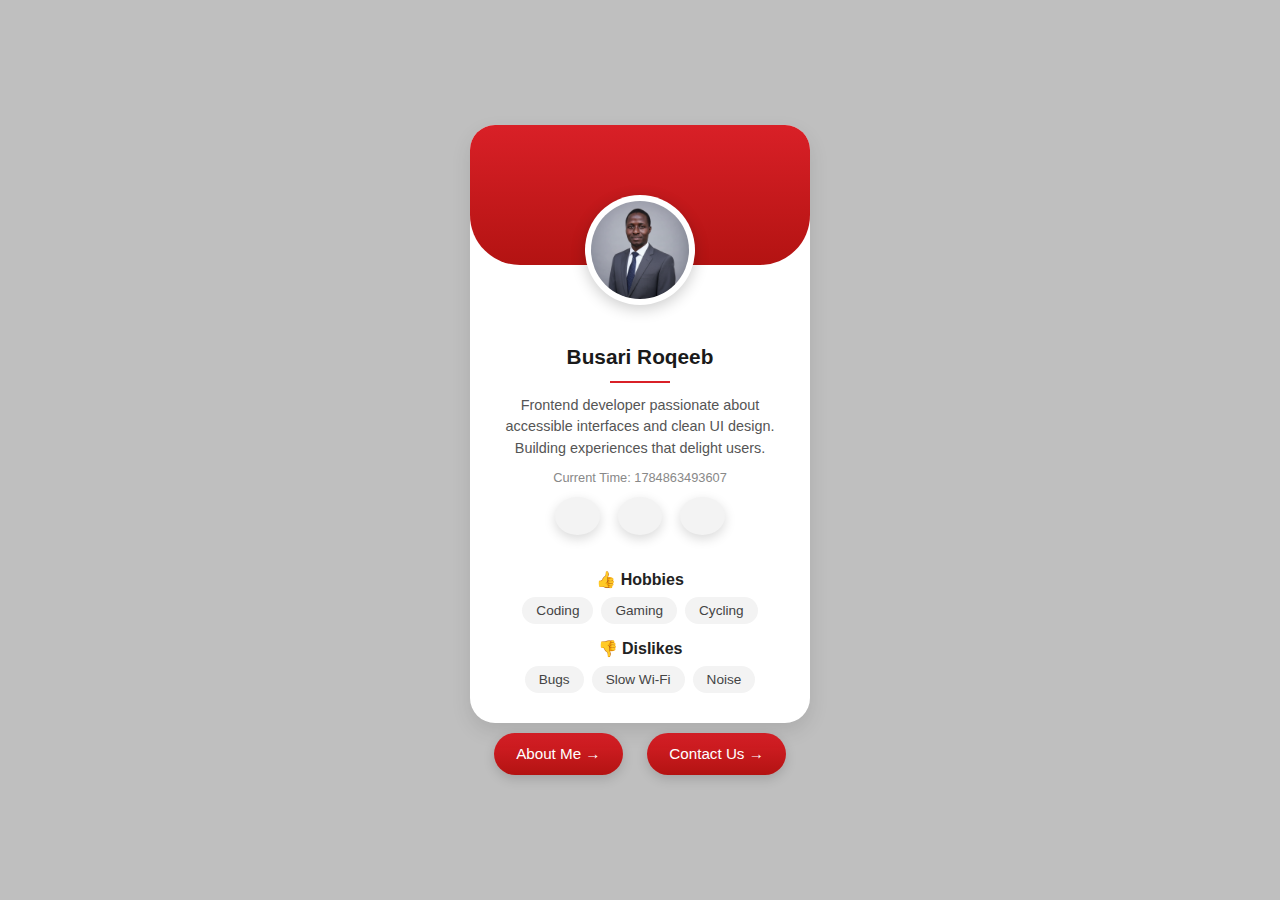
<file: index.html>
<!DOCTYPE html>
<html lang="en">
  <head>
    <meta charset="UTF-8" />
    <meta name="viewport" content="width=device-width, initial-scale=1.0" />
    <title>Profile Card</title>
    <style>
* {
  margin: 0;
  padding: 0;
  box-sizing: border-box;
  font-family: "Poppins", sans-serif;
}

body {
  display: flex;
  align-items: center;
  justify-content: center;
  height: 100vh;
  background-color: #bfbfbf;
  flex-direction: column;
  gap: 10px;
}

article[data-testid="test-profile-card"] {
  background: #fff;
  width: 340px;
  border-radius: 25px;
  overflow: hidden;
  box-shadow: 0 8px 20px rgba(0, 0, 0, 0.1);
  text-align: center;
  position: relative;
}

article::before {
  content: "";
  display: block;
  width: 100%;
  height: 140px;
  background: linear-gradient(180deg, #d92027, #b31312);
  border-bottom-left-radius: 50px;
  border-bottom-right-radius: 50px;
}

.avatar-figure {
  position: absolute;
  top: 70px;
  left: 50%;
  transform: translateX(-50%);
  width: 110px;
  height: 110px;
  border-radius: 50%;
  background: #fff;
  padding: 6px;
  box-shadow: 0 4px 15px rgba(0, 0, 0, 0.2);
}

.avatar-figure img {
  width: 100%;
  height: 100%;
  object-fit: cover;
  border-radius: 50%;
}

.avatar-figure figcaption {
  display: none;
}

.content {
  padding: 80px 20px 30px;
}

h2 {
  font-size: 1.3rem;
  color: #1a1a1a;
  font-weight: 600;
  margin-bottom: 4px;
}

p[data-testid="test-user-bio"] {
  color: #555;
  font-size: 0.9rem;
  margin-bottom: 10px;
  line-height: 1.5;
}

h2 + p::before {
  content: "";
  display: block;
  width: 60px;
  height: 2px;
  background-color: #d92027;
  margin: 12px auto;
}

.meta-row {
  margin-bottom: 12px;
  font-size: 0.8rem;
  color: #888;
}

nav ul {
  list-style: none;
  display: flex;
  justify-content: center;
  gap: 18px;
  margin-bottom: 20px;
}

nav ul li a {
  display: flex;
  align-items: center;
  justify-content: center;
  width: 38px;
  height: 38px;
  border-radius: 50%;
  background: #f3f3f3;
  transition: all 0.3s ease;
}

nav ul li a svg {
  width: 20px;
  height: 20px;
  fill: #d92027;
  transition: fill 0.3s ease;
}

nav ul li a:hover {
  background: #d92027;
  transform: translateY(-2px);
  box-shadow: 0 3px 6px rgba(0, 0, 0, 0.15);
}

nav ul li a:hover svg {
  fill: #fff;
}

.list-section {
  margin-top: 15px;
}

.list-section h3 {
  font-size: 1rem;
  color: #222;
  margin-bottom: 8px;
  font-weight: 600;
}

.pill-list {
  list-style: none;
  display: flex;
  flex-wrap: wrap;
  justify-content: center;
  gap: 8px;
}

.pill-list li {
  background: #f3f3f3;
  padding: 6px 14px;
  border-radius: 50px;
  font-size: 0.85rem;
  color: #444;
  transition: background 0.3s ease;
}

.pill-list li:hover {
  background: #d92027;
  color: #fff;
}
nav {
  display: flex;
  justify-content: center;
  align-items: center;
  gap: 1.5rem;
}

nav a {
  display: inline-block;
  text-decoration: none;
  background: linear-gradient(180deg, #d92027, #b31312);
  color: #fff;
  padding: 0.8rem 1.4rem;
  border-radius: 50px;
  font-weight: 500;
  font-size: 0.95rem;
  transition: all 0.3s ease;
  box-shadow: 0 4px 12px rgba(0, 0, 0, 0.15);
}

nav a:hover,
nav a:focus {
  transform: translateY(-3px);
  background: linear-gradient(180deg, #b31312, #910d0c);
  box-shadow: 0 6px 15px rgba(0, 0, 0, 0.2);
  outline: none;
}

nav a:active {
  transform: scale(0.97);
}

@media (max-width: 600px) {
  nav {
    flex-direction: column;
    gap: 1rem;
  }

  nav a {
    width: 80%;
    text-align: center;
  }
}

    </style>
  </head>
  <body>
    <article data-testid="test-profile-card">
      <figure class="avatar-figure">
        <img
          src="./images/Profile Photo.png"
          alt="User avatar"
          data-testid="test-user-avatar"
          id="avatarImg"
        />
        <figcaption data-testid="test-avatar-caption">Profile Photo</figcaption>
      </figure>
      <div class="content">
        <header>
          <h2 data-testid="test-user-name">Busari Roqeeb</h2>
          <p data-testid="test-user-bio">
            Frontend developer passionate about accessible interfaces and clean
            UI design. Building experiences that delight users.
          </p>
          <div class="meta-row">
            <span
              class="time-chip"
              data-testid="test-user-time"
              id="timeMillis"
            ></span>
          </div>
          <nav data-testid="test-user-social-links">
            <ul>
              <li>
                <a
                  href="https://x.com/kreator_bee"
                  target="_blank"
                  rel="noopener noreferrer"
                  data-testid="test-user-social-twitter"
                  title="Twitter/X"
                >
                  <svg viewBox="0 0 24 24" xmlns="http://www.w3.org/2000/svg">
                    <path
                      d="M18.244 2.25h3.308l-7.227 8.26 8.502 11.24H16.17l-5.214-6.817L4.99 21.75H1.68l7.73-8.835L1.254 2.25H8.08l4.713 6.231zm-1.161 17.52h1.833L7.084 4.126H5.117z"
                    />
                  </svg>
                </a>
              </li>
              <li>
                <a
                  href="https://github.com/Callerstudios"
                  target="_blank"
                  rel="noopener noreferrer"
                  data-testid="test-user-social-github"
                  title="GitHub"
                >
                  <svg viewBox="0 0 24 24" xmlns="http://www.w3.org/2000/svg">
                    <path
                      d="M12 .297c-6.63 0-12 5.373-12 12 0 5.303 3.438 9.8 8.205 11.385.6.113.82-.258.82-.577 0-.285-.01-1.04-.015-2.04-3.338.724-4.042-1.61-4.042-1.61C4.422 18.07 3.633 17.7 3.633 17.7c-1.087-.744.084-.729.084-.729 1.205.084 1.838 1.236 1.838 1.236 1.07 1.835 2.809 1.305 3.495.998.108-.776.417-1.305.76-1.605-2.665-.3-5.466-1.332-5.466-5.93 0-1.31.465-2.38 1.235-3.22-.135-.303-.54-1.523.105-3.176 0 0 1.005-.322 3.3 1.23.96-.267 1.98-.399 3-.405 1.02.006 2.04.138 3 .405 2.28-1.552 3.285-1.23 3.285-1.23.645 1.653.24 2.873.12 3.176.765.84 1.23 1.91 1.23 3.22 0 4.61-2.805 5.625-5.475 5.92.42.36.81 1.096.81 2.22 0 1.606-.015 2.896-.015 3.286 0 .315.21.69.825.57C20.565 22.092 24 17.592 24 12.297c0-6.627-5.373-12-12-12"
                    />
                  </svg>
                </a>
              </li>
              <li>
                <a
                  href="https://www.linkedin.com/in/busariroqeeb/"
                  target="_blank"
                  rel="noopener noreferrer"
                  data-testid="test-user-social-linkedin"
                  title="LinkedIn"
                >
                  <svg viewBox="0 0 24 24" xmlns="http://www.w3.org/2000/svg">
                    <path
                      d="M20.447 20.452h-3.554v-5.569c0-1.328-.027-3.037-1.852-3.037-1.853 0-2.136 1.445-2.136 2.939v5.667H9.351V9h3.414v1.561h.046c.477-.9 1.637-1.85 3.37-1.85 3.601 0 4.267 2.37 4.267 5.455v6.286zM5.337 7.433c-1.144 0-2.063-.926-2.063-2.065 0-1.138.92-2.063 2.063-2.063 1.14 0 2.064.925 2.064 2.063 0 1.139-.925 2.065-2.064 2.065zm1.782 13.019H3.555V9h3.564v11.452zM22.225 0H1.771C.792 0 0 .774 0 1.729v20.542C0 23.227.792 24 1.771 24h20.451C23.2 24 24 23.227 24 22.271V1.729C24 .774 23.2 0 22.222 0h.003z"
                    />
                  </svg>
                </a>
              </li>
            </ul>
          </nav>
        </header>

        <main>
          <section class="list-section">
            <h3>👍 Hobbies</h3>
            <ul data-testid="test-user-hobbies" class="pill-list">
              <li>Coding</li>
              <li>Gaming</li>
              <li>Cycling</li>
            </ul>
          </section>

          <section class="list-section">
            <h3>👎 Dislikes</h3>
            <ul data-testid="test-user-dislikes" class="pill-list">
              <li>Bugs</li>
              <li>Slow Wi-Fi</li>
              <li>Noise</li>
            </ul>
          </section>
        </main>
      </div>
    </article>
    <nav>
        <a href="HTML/about.html" data-testid="test-index-about-link">About Me →</a>
        <a href="HTML/contact-us.html" data-testid="test-index-contact-link">Contact Us →</a>
    </nav>
    <script>
      const timeEl = document.getElementById("timeMillis");
      function updateTime() {
        timeEl.textContent = `Current Time: ${Date.now()}`;
      }
      updateTime();
      setInterval(updateTime, 500);
    </script>
  </body>
</html>
</file>
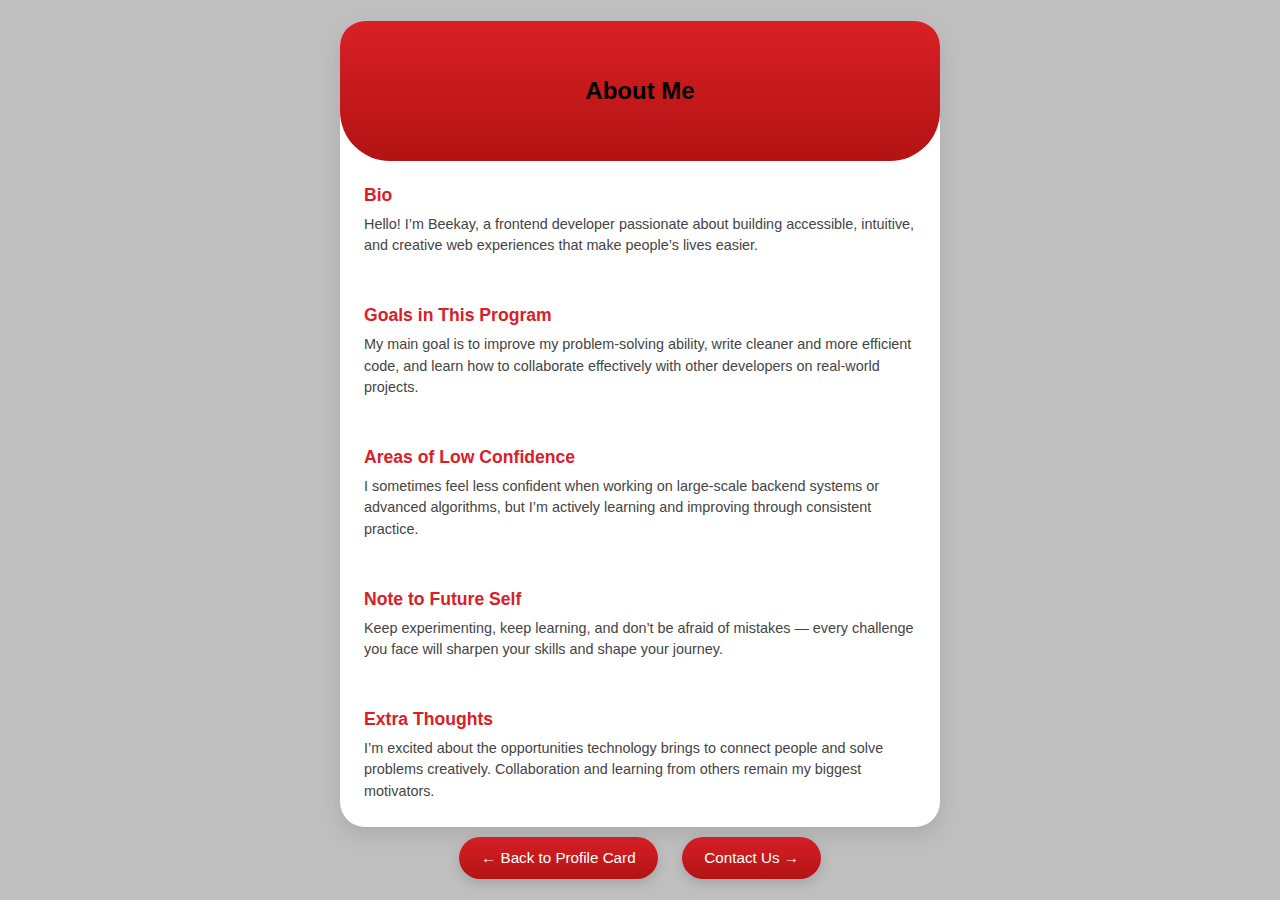
<file: HTML/about.html>
<!DOCTYPE html>
<html lang="en">
  <head>
    <meta charset="UTF-8" />
    <meta name="viewport" content="width=device-width, initial-scale=1.0" />
    <title>About Me</title>
    <link rel="stylesheet" href="../CSS/about.css" />
  </head>
  <body>
    <main data-testid="test-about-page">
      <section data-testid="test-about-bio">
        <h2>Bio</h2>
        <p>
          Hello! I’m Beekay, a frontend developer passionate about building
          accessible, intuitive, and creative web experiences that make people’s
          lives easier.
        </p>
      </section>

      <section data-testid="test-about-goals">
        <h2>Goals in This Program</h2>
        <p>
          My main goal is to improve my problem-solving ability, write cleaner
          and more efficient code, and learn how to collaborate effectively with
          other developers on real-world projects.
        </p>
      </section>

      <section data-testid="test-about-confidence">
        <h2>Areas of Low Confidence</h2>
        <p>
          I sometimes feel less confident when working on large-scale backend
          systems or advanced algorithms, but I’m actively learning and
          improving through consistent practice.
        </p>
      </section>

      <section data-testid="test-about-future-note">
        <h2>Note to Future Self</h2>
        <p>
          Keep experimenting, keep learning, and don’t be afraid of mistakes —
          every challenge you face will sharpen your skills and shape your
          journey.
        </p>
      </section>

      <section data-testid="test-about-extra">
        <h2>Extra Thoughts</h2>
        <p>
          I’m excited about the opportunities technology brings to connect
          people and solve problems creatively. Collaboration and learning from
          others remain my biggest motivators.
        </p>
      </section>
    </main>
    <nav>
        <a href="../index.html" data-testid="test-about-back-link">← Back to Profile Card</a>
        <a href="contact-us.html" data-testid="test-about-contact-link">Contact Us →</a>
    </nav>
  </body>
</html>
</file>
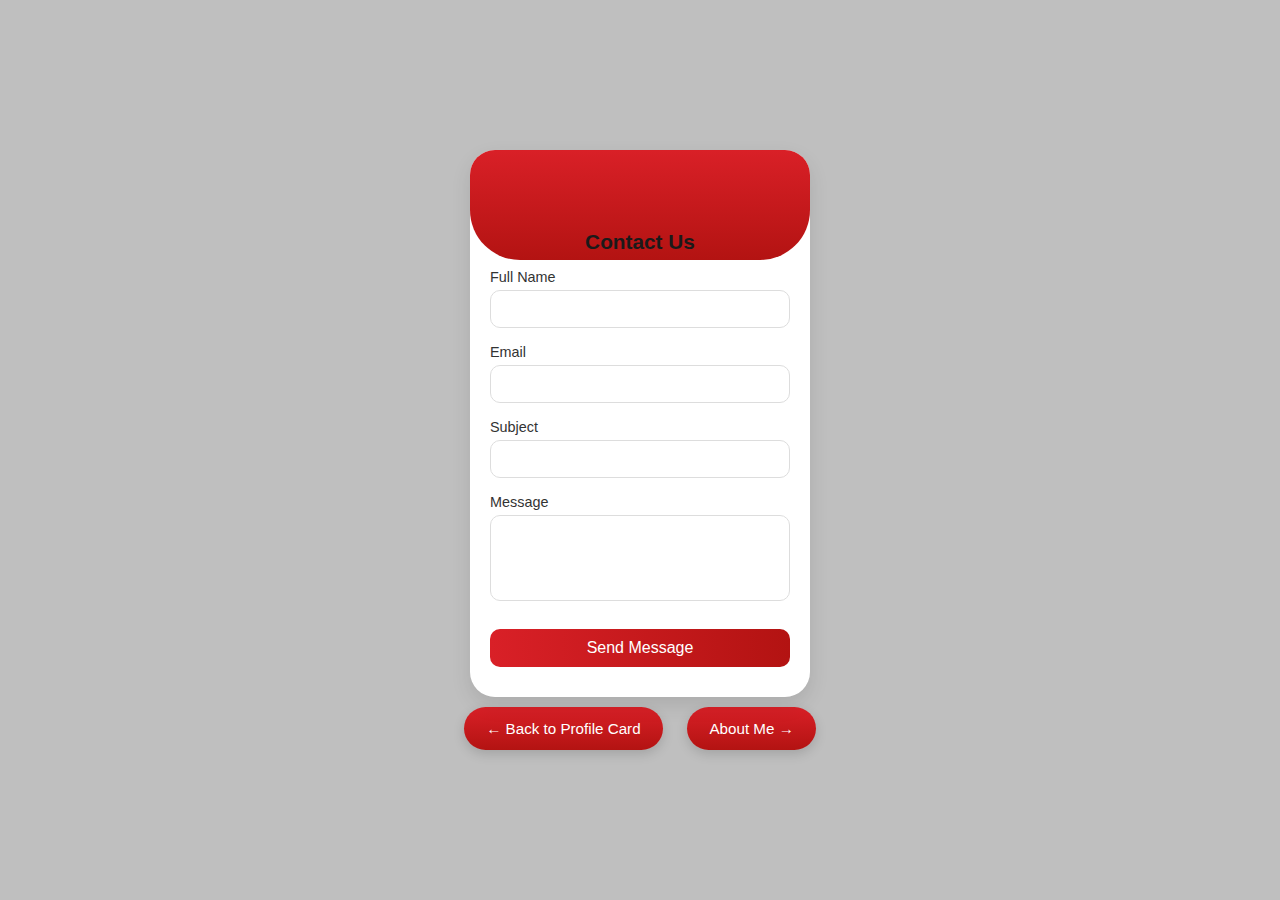
<file: HTML/contact-us.html>
<!DOCTYPE html>
<html lang="en">
  <head>
    <meta charset="UTF-8" />
    <meta name="viewport" content="width=device-width, initial-scale=1.0" />
    <title>Contact Us</title>
    <link rel="stylesheet" href="../CSS/contact-us.css" />
    <script defer src="../JAVASCRIPT/contact-us.js"></script>
  </head>
  <body>
    <form id="contactForm" data-testid="test-contact-form" novalidate>
      <h2>Contact Us</h2>

      <div class="form-content">
        <div class="form-group">
          <label for="name">Full Name</label>
          <input
            id="name"
            type="text"
            data-testid="test-contact-name"
            aria-describedby="error-name"
            required
          />
          <div
            id="error-name"
            class="error-message"
            data-testid="test-contact-error-name"
          ></div>
        </div>

        <div class="form-group">
          <label for="email">Email</label>
          <input
            id="email"
            type="email"
            data-testid="test-contact-email"
            aria-describedby="error-email"
            required
          />
          <div
            id="error-email"
            class="error-message"
            data-testid="test-contact-error-email"
          ></div>
        </div>

        <div class="form-group">
          <label for="subject">Subject</label>
          <input
            id="subject"
            type="text"
            data-testid="test-contact-subject"
            aria-describedby="error-subject"
            required
          />
          <div
            id="error-subject"
            class="error-message"
            data-testid="test-contact-error-subject"
          ></div>
        </div>

        <div class="form-group">
          <label for="message">Message</label>
          <textarea
            id="message"
            rows="4"
            data-testid="test-contact-message"
            aria-describedby="error-message"
            required
          ></textarea>
          <div
            id="error-message"
            class="error-message"
            data-testid="test-contact-error-message"
          ></div>
        </div>

        <button type="submit" data-testid="test-contact-submit">
          Send Message
        </button>
        <div
          id="success"
          class="success-message"
          data-testid="test-contact-success"
        >
          ✅ Thank you! Your message has been sent successfully.
        </div>
      </div>
    </form>
    <nav>
      <a href="../index.html" data-testid="test-contact-back-link"
        >← Back to Profile Card</a
      >
      <a href="about.html" data-testid="test-contact-about-link">About Me →</a>
    </nav>
  </body>
</html>
</file>
<file: CSS/about.css>
* {
  margin: 0;
  padding: 0;
  box-sizing: border-box;
  font-family: "Poppins", sans-serif;
}

body {
  display: flex;
  justify-content: center;
  align-items: center;
  min-height: 100vh;
  background-color: #bfbfbf;
  flex-direction: column;
  gap: 10px;
}

main[data-testid="test-about-page"] {
  background: #fff;
  width: 600px;
  max-width: 90%;
  border-radius: 25px;
  overflow: hidden;
  box-shadow: 0 8px 20px rgba(0, 0, 0, 0.1);
  text-align: left;
  position: relative;
}

main::before {
  content: "About Me";
  display: flex;
  justify-content: center;
  align-items: center;
  font-size: 1.5rem;
  font-weight: 600;
  width: 100%;
  height: 140px;
  background: linear-gradient(180deg, #d92027, #b31312);
  border-bottom-left-radius: 50px;
  border-bottom-right-radius: 50px;
}

section {
  padding: 1.5rem;
}

h2 {
  color: #d92027;
  font-size: 1.1rem;
  margin-bottom: 0.5rem;
}
.about-header {
  font-size: 1.5rem;
}

p {
  color: #444;
  font-size: 0.9rem;
  line-height: 1.5;
}
nav {
  display: flex;
  justify-content: center;
  align-items: center;
  gap: 1.5rem;
}

nav a {
  display: inline-block;
  text-decoration: none;
  background: linear-gradient(180deg, #d92027, #b31312);
  color: #fff;
  padding: 0.8rem 1.4rem;
  border-radius: 50px;
  font-weight: 500;
  font-size: 0.95rem;
  transition: all 0.3s ease;
  box-shadow: 0 4px 12px rgba(0, 0, 0, 0.15);
}

nav a:hover,
nav a:focus {
  transform: translateY(-3px);
  background: linear-gradient(180deg, #b31312, #910d0c);
  box-shadow: 0 6px 15px rgba(0, 0, 0, 0.2);
  outline: none;
}

nav a:active {
  transform: scale(0.97);
}

@media (max-width: 600px) {
  nav {
    flex-direction: column;
    gap: 1rem;
  }

  nav a {
    width: 80%;
    text-align: center;
  }
}
@media (max-width: 768px) {
  main[data-testid="test-about-page"] {
    width: 90%;
  }
}
</file>
<file: CSS/contact-us.css>
* {
      margin: 0;
      padding: 0;
      box-sizing: border-box;
      font-family: "Poppins", sans-serif;
    }

    body {
      display: flex;
      align-items: center;
      justify-content: center;
      height: 100vh;
      background-color: #bfbfbf;
      flex-direction: column;
      gap: 10px;
    }

    form[data-testid="test-contact-form"] {
      background: #fff;
      width: 340px;
      border-radius: 25px;
      overflow: hidden;
      box-shadow: 0 8px 20px rgba(0, 0, 0, 0.1);
      position: relative;
      text-align: center;
    }

    form::before {
      content: "";
      position: absolute;
      top: 0;
      left: 0;
      width: 100%;
      height: 110px;
      background: linear-gradient(180deg, #d92027, #b31312);
      border-bottom-left-radius: 50px;
      border-bottom-right-radius: 50px;
    }

    h2 {
      position: relative;
      margin-top: 80px;
      color: #1a1a1a;
      font-size: 1.3rem;
      font-weight: 600;
      margin-bottom: 15px;
      z-index: 1;
    }

    .form-content {
      padding: 0 20px 30px;
      text-align: left;
      position: relative;
      z-index: 1;
    }

    .form-group {
      margin-bottom: 1rem;
    }

    label {
      display: block;
      font-size: 0.9rem;
      font-weight: 500;
      color: #333;
      margin-bottom: 5px;
    }

    input, textarea {
      width: 100%;
      padding: 10px;
      border: 1px solid #ddd;
      border-radius: 10px;
      font-size: 0.9rem;
      resize: none;
      transition: border-color 0.3s ease, box-shadow 0.3s ease;
    }

    input:focus, textarea:focus {
      outline: none;
      border-color: #d92027;
      box-shadow: 0 0 4px rgba(217, 32, 39, 0.3);
    }

    .error-message {
      color: #d92027;
      font-size: 0.8rem;
      margin-top: 4px;
      display: none;
    }

    .success-message {
      display: none;
      text-align: center;
      color: #0a8a36;
      background: #eaf9ed;
      padding: 10px;
      border-radius: 10px;
      margin-top: 10px;
    }

    button {
      width: 100%;
      background: linear-gradient(90deg, #d92027, #b31312);
      color: #fff;
      border: none;
      padding: 10px;
      border-radius: 10px;
      font-size: 1rem;
      cursor: pointer;
      transition: all 0.3s ease;
      margin-top: 8px;
    }

    button:hover {
      transform: translateY(-2px);
      box-shadow: 0 3px 6px rgba(0, 0, 0, 0.15);
    } 
    nav {
  display: flex;
  justify-content: center;
  align-items: center;
  gap: 1.5rem;
}

nav a {
  display: inline-block;
  text-decoration: none;
  background: linear-gradient(180deg, #d92027, #b31312);
  color: #fff;
  padding: 0.8rem 1.4rem;
  border-radius: 50px;
  font-weight: 500;
  font-size: 0.95rem;
  transition: all 0.3s ease;
  box-shadow: 0 4px 12px rgba(0, 0, 0, 0.15);
}

nav a:hover,
nav a:focus {
  transform: translateY(-3px);
  background: linear-gradient(180deg, #b31312, #910d0c);
  box-shadow: 0 6px 15px rgba(0, 0, 0, 0.2);
  outline: none;
}

nav a:active {
  transform: scale(0.97);
}

@media (max-width: 600px) {
  nav {
    flex-direction: column;
    gap: 1rem;
  }

  nav a {
    width: 80%;
    text-align: center;
  }
}
</file>
